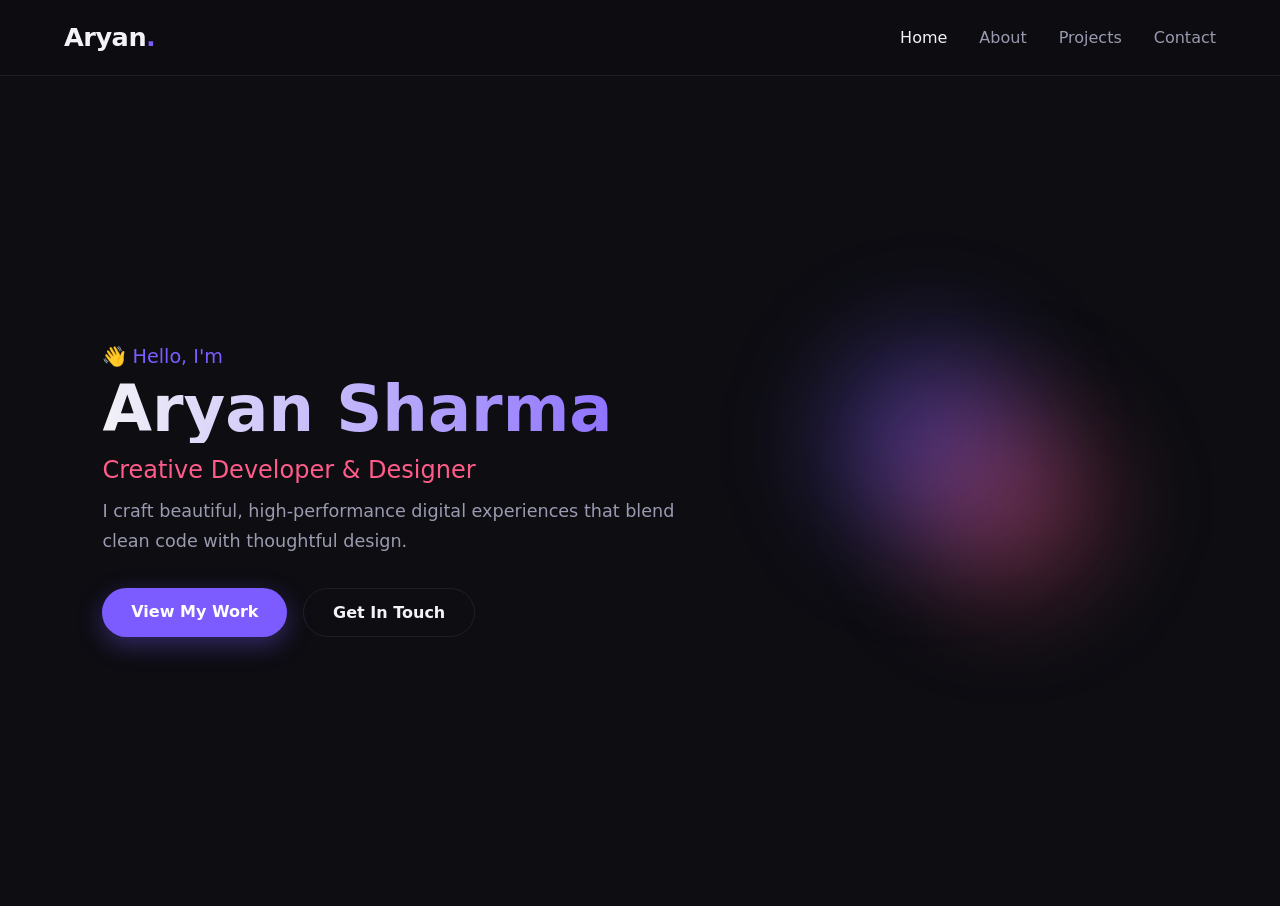
<file: index.html>
<!DOCTYPE html>
<html lang="en">
<head>
  <meta charset="UTF-8" />
  <meta name="viewport" content="width=device-width, initial-scale=1.0" />
  <title>Aryan Sharma — Portfolio</title>
  <link rel="stylesheet" href="css/style.css" />
  <link rel="stylesheet" href="css/animations.css" />
  <link rel="stylesheet" href="css/responsive.css" />
</head>
<body>
  <nav class="navbar">
    <a href="index.html" class="logo">Aryan<span>.</span></a>
    <ul class="nav-links">
      <li><a href="index.html" class="active">Home</a></li>
      <li><a href="about.html">About</a></li>
      <li><a href="projects.html">Projects</a></li>
      <li><a href="contact.html">Contact</a></li>
    </ul>
    <div class="hamburger" id="hamburger">
      <span></span><span></span><span></span>
    </div>
  </nav>

  <section class="hero">
    <div class="hero-content">
      <p class="hero-greeting reveal">👋 Hello, I'm</p>
      <h1 class="hero-name reveal">Aryan Sharma</h1>
      <p class="hero-tagline reveal">Creative Developer &amp; Designer</p>
      <p class="hero-desc reveal">
        I craft beautiful, high-performance digital experiences that blend clean code with thoughtful design.
      </p>
      <div class="hero-cta reveal">
        <a href="projects.html" class="btn btn-primary">View My Work</a>
        <a href="contact.html" class="btn btn-outline">Get In Touch</a>
      </div>
    </div>
    <div class="hero-visual reveal">
      <div class="orb"></div>
      <div class="orb orb-2"></div>
    </div>
  </section>

  <script src="js/main.js"></script>
  <script src="js/animations.js"></script>
</body>
</html>
</file>
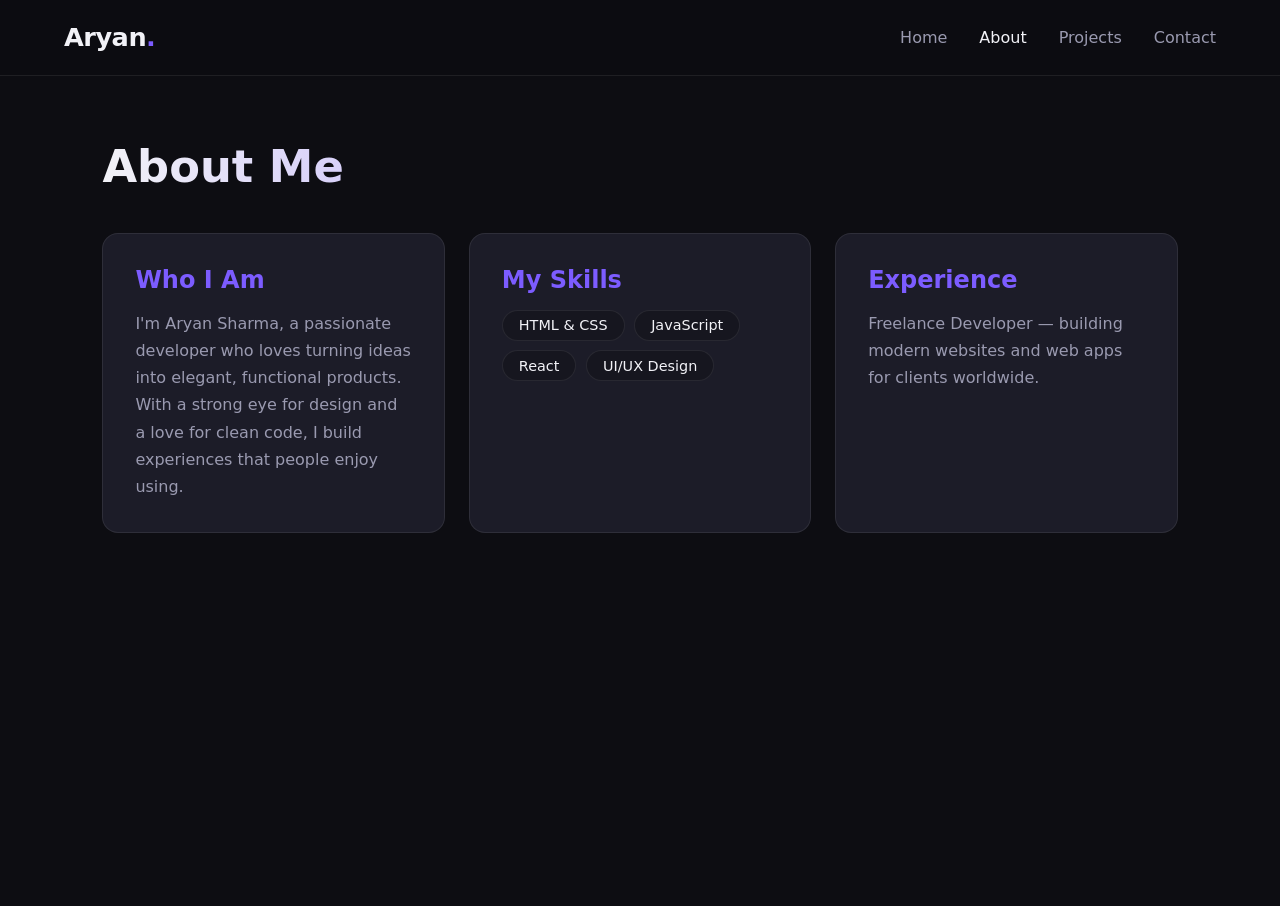
<file: about.html>
<!DOCTYPE html>
<html lang="en">
<head>
  <meta charset="UTF-8" />
  <meta name="viewport" content="width=device-width, initial-scale=1.0" />
  <title>About — Aryan Sharma</title>
  <link rel="stylesheet" href="css/style.css" />
  <link rel="stylesheet" href="css/animations.css" />
  <link rel="stylesheet" href="css/responsive.css" />
</head>
<body>
  <nav class="navbar">
    <a href="index.html" class="logo">Aryan<span>.</span></a>
    <ul class="nav-links">
      <li><a href="index.html">Home</a></li>
      <li><a href="about.html" class="active">About</a></li>
      <li><a href="projects.html">Projects</a></li>
      <li><a href="contact.html">Contact</a></li>
    </ul>
    <div class="hamburger" id="hamburger">
      <span></span><span></span><span></span>
    </div>
  </nav>

  <section class="page about-page">
    <h1 class="page-title reveal">About Me</h1>
    <div class="about-grid">
      <div class="about-card reveal">
        <h2>Who I Am</h2>
        <p>
          I'm Aryan Sharma, a passionate developer who loves turning ideas into elegant, functional products.
          With a strong eye for design and a love for clean code, I build experiences that people enjoy using.
        </p>
      </div>
      <div class="about-card reveal">
        <h2>My Skills</h2>
        <ul class="skills">
          <li>HTML &amp; CSS</li>
          <li>JavaScript</li>
          <li>React</li>
          <li>UI/UX Design</li>
        </ul>
      </div>
      <div class="about-card reveal">
        <h2>Experience</h2>
        <p>Freelance Developer — building modern websites and web apps for clients worldwide.</p>
      </div>
    </div>
  </section>

  <script src="js/main.js"></script>
  <script src="js/animations.js"></script>
</body>
</html>
</file>
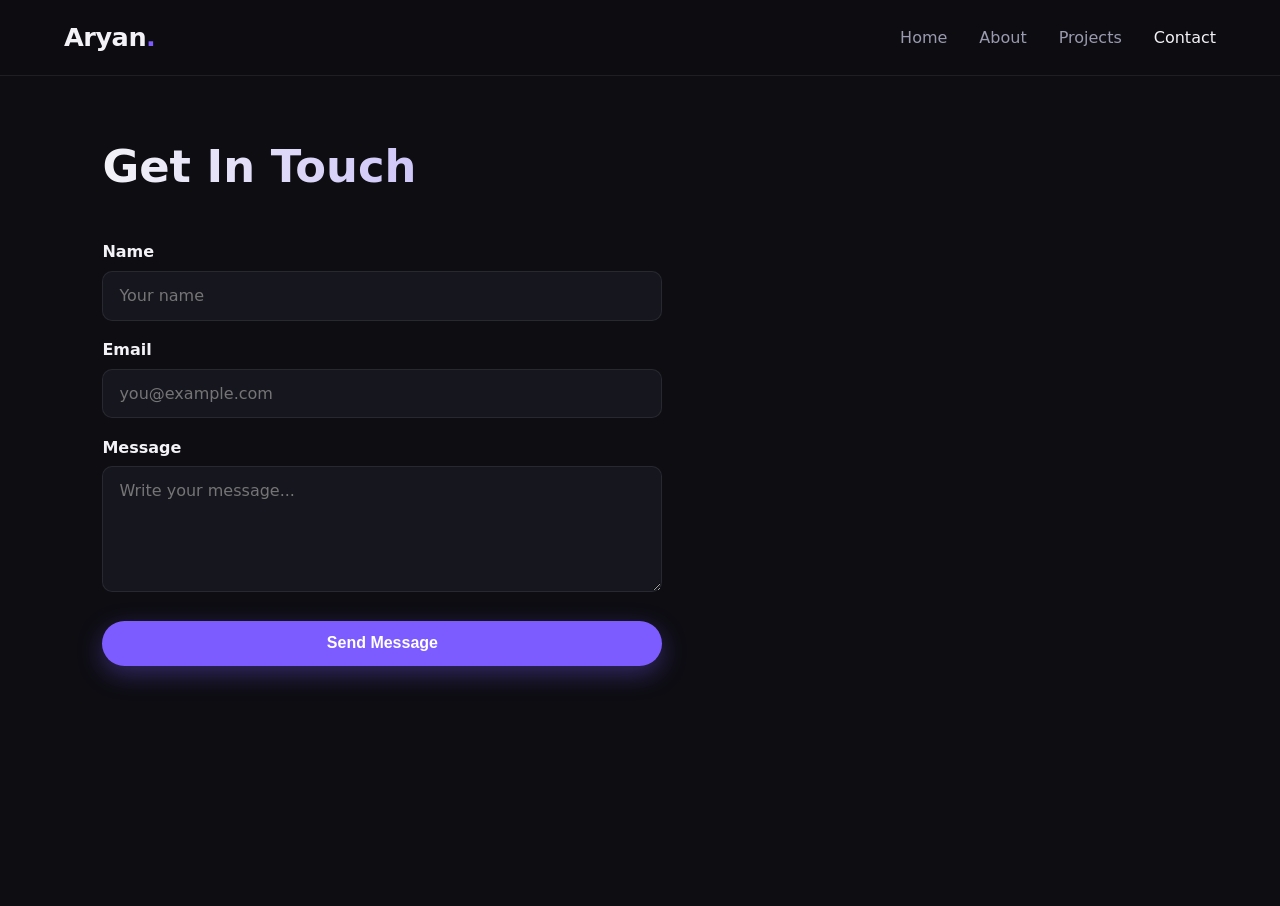
<file: contact.html>
<!DOCTYPE html>
<html lang="en">
<head>
  <meta charset="UTF-8" />
  <meta name="viewport" content="width=device-width, initial-scale=1.0" />
  <title>Contact — Aryan Sharma</title>
  <link rel="stylesheet" href="css/style.css" />
  <link rel="stylesheet" href="css/animations.css" />
  <link rel="stylesheet" href="css/responsive.css" />
</head>
<body>
  <nav class="navbar">
    <a href="index.html" class="logo">Aryan<span>.</span></a>
    <ul class="nav-links">
      <li><a href="index.html">Home</a></li>
      <li><a href="about.html">About</a></li>
      <li><a href="projects.html">Projects</a></li>
      <li><a href="contact.html" class="active">Contact</a></li>
    </ul>
    <div class="hamburger" id="hamburger">
      <span></span><span></span><span></span>
    </div>
  </nav>

  <section class="page contact-page">
    <h1 class="page-title reveal">Get In Touch</h1>
    <form class="contact-form reveal" id="contactForm">
      <label for="name">Name</label>
      <input type="text" id="name" name="name" placeholder="Your name" required />

      <label for="email">Email</label>
      <input type="email" id="email" name="email" placeholder="you@example.com" required />

      <label for="message">Message</label>
      <textarea id="message" name="message" rows="5" placeholder="Write your message..." required></textarea>

      <button type="submit" class="btn btn-primary">Send Message</button>
      <p class="form-status" id="formStatus"></p>
    </form>
  </section>

  <script src="js/main.js"></script>
  <script src="js/animations.js"></script>
</body>
</html>
</file>
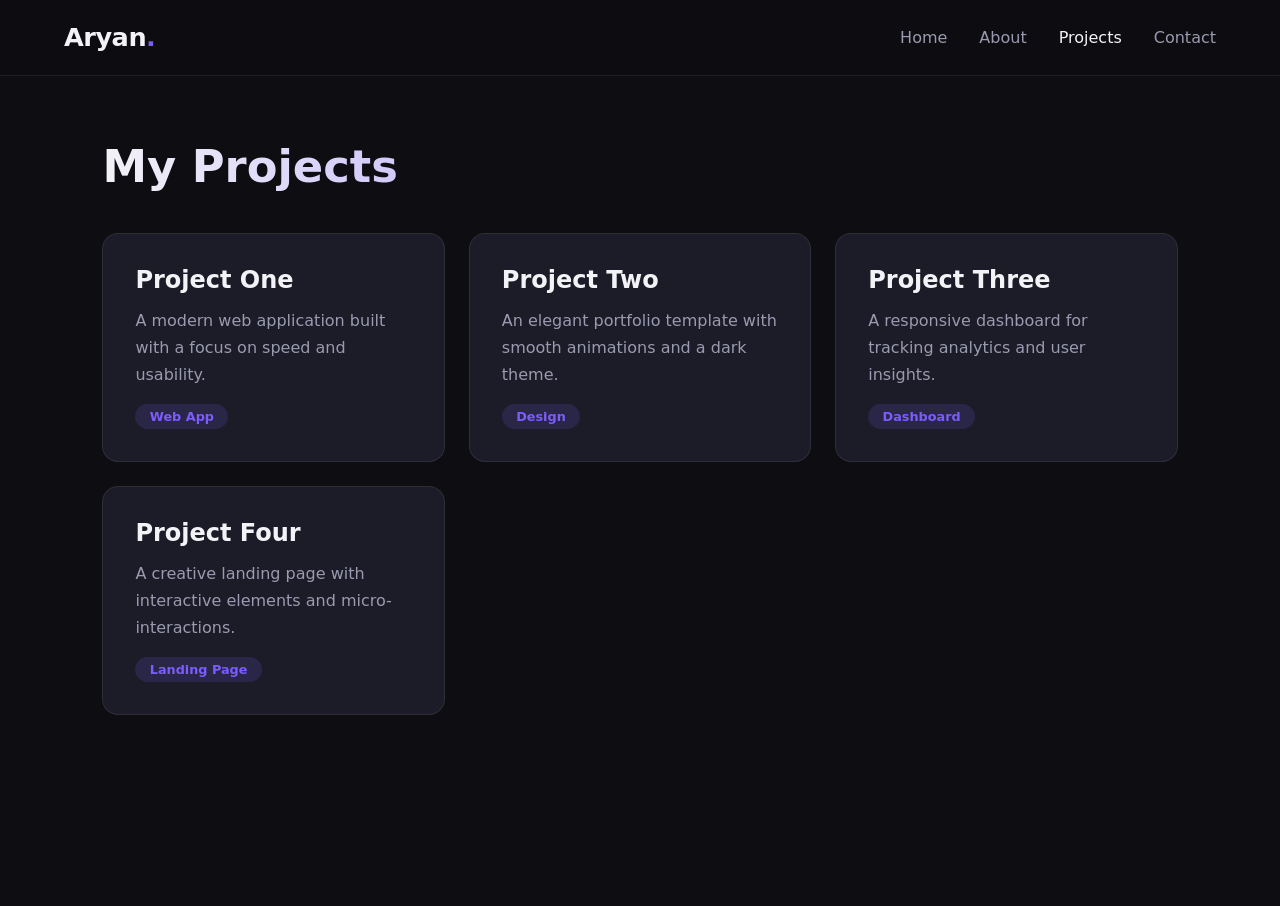
<file: projects.html>
<!DOCTYPE html>
<html lang="en">
<head>
  <meta charset="UTF-8" />
  <meta name="viewport" content="width=device-width, initial-scale=1.0" />
  <title>Projects — Aryan Sharma</title>
  <link rel="stylesheet" href="css/style.css" />
  <link rel="stylesheet" href="css/animations.css" />
  <link rel="stylesheet" href="css/responsive.css" />
</head>
<body>
  <nav class="navbar">
    <a href="index.html" class="logo">Aryan<span>.</span></a>
    <ul class="nav-links">
      <li><a href="index.html">Home</a></li>
      <li><a href="about.html">About</a></li>
      <li><a href="projects.html" class="active">Projects</a></li>
      <li><a href="contact.html">Contact</a></li>
    </ul>
    <div class="hamburger" id="hamburger">
      <span></span><span></span><span></span>
    </div>
  </nav>

  <section class="page projects-page">
    <h1 class="page-title reveal">My Projects</h1>
    <div class="projects-grid">
      <article class="project-card reveal">
        <h2>Project One</h2>
        <p>A modern web application built with a focus on speed and usability.</p>
        <span class="tag">Web App</span>
      </article>
      <article class="project-card reveal">
        <h2>Project Two</h2>
        <p>An elegant portfolio template with smooth animations and a dark theme.</p>
        <span class="tag">Design</span>
      </article>
      <article class="project-card reveal">
        <h2>Project Three</h2>
        <p>A responsive dashboard for tracking analytics and user insights.</p>
        <span class="tag">Dashboard</span>
      </article>
      <article class="project-card reveal">
        <h2>Project Four</h2>
        <p>A creative landing page with interactive elements and micro-interactions.</p>
        <span class="tag">Landing Page</span>
      </article>
    </div>
  </section>

  <script src="js/main.js"></script>
  <script src="js/animations.js"></script>
</body>
</html>
</file>
<file: css/style.css>
:root {
  --bg: #0d0d12;
  --bg-soft: #16161f;
  --card: #1c1c28;
  --text: #f2f2f7;
  --muted: #9a9ab0;
  --accent: #7c5cff;
  --accent-2: #ff5c8a;
  --border: rgba(255, 255, 255, 0.08);
}

* {
  margin: 0;
  padding: 0;
  box-sizing: border-box;
}

body {
  font-family: 'Segoe UI', system-ui, -apple-system, sans-serif;
  background: var(--bg);
  color: var(--text);
  min-height: 100vh;
  overflow-x: hidden;
}

a {
  color: inherit;
  text-decoration: none;
}

/* Navbar */
.navbar {
  display: flex;
  align-items: center;
  justify-content: space-between;
  padding: 1.4rem 5%;
  position: sticky;
  top: 0;
  z-index: 50;
  backdrop-filter: blur(12px);
  background: rgba(13, 13, 18, 0.7);
  border-bottom: 1px solid var(--border);
}

.logo {
  font-size: 1.6rem;
  font-weight: 800;
  letter-spacing: -0.5px;
}

.logo span {
  color: var(--accent);
}

.nav-links {
  display: flex;
  gap: 2rem;
  list-style: none;
}

.nav-links a {
  color: var(--muted);
  font-weight: 500;
  transition: color 0.3s;
}

.nav-links a:hover,
.nav-links a.active {
  color: var(--text);
}

/* Hamburger */
.hamburger {
  display: none;
  flex-direction: column;
  gap: 5px;
  cursor: pointer;
}

.hamburger span {
  width: 26px;
  height: 2px;
  background: var(--text);
  transition: 0.3s;
}

/* Hero */
.hero {
  min-height: calc(100vh - 70px);
  display: flex;
  align-items: center;
  justify-content: space-between;
  padding: 0 8%;
  position: relative;
  overflow: hidden;
}

.hero-content {
  max-width: 600px;
  z-index: 2;
}

.hero-greeting {
  color: var(--accent);
  font-size: 1.2rem;
  margin-bottom: 0.5rem;
}

.hero-name {
  font-size: 4rem;
  font-weight: 800;
  line-height: 1.05;
  background: linear-gradient(90deg, var(--text), var(--accent));
  -webkit-background-clip: text;
  background-clip: text;
  -webkit-text-fill-color: transparent;
}

.hero-tagline {
  font-size: 1.5rem;
  color: var(--accent-2);
  margin: 0.8rem 0;
}

.hero-desc {
  color: var(--muted);
  font-size: 1.1rem;
  line-height: 1.7;
  margin-bottom: 2rem;
}

.hero-cta {
  display: flex;
  gap: 1rem;
  flex-wrap: wrap;
}

/* Buttons */
.btn {
  display: inline-block;
  padding: 0.85rem 1.8rem;
  border-radius: 50px;
  font-weight: 600;
  transition: transform 0.3s, box-shadow 0.3s;
}

.btn-primary {
  background: var(--accent);
  color: #fff;
  box-shadow: 0 8px 24px rgba(124, 92, 255, 0.35);
}

.btn-primary:hover {
  transform: translateY(-3px);
  box-shadow: 0 12px 30px rgba(124, 92, 255, 0.5);
}

.btn-outline {
  border: 1px solid var(--border);
  color: var(--text);
}

.btn-outline:hover {
  border-color: var(--accent);
  transform: translateY(-3px);
}

/* Orbs */
.hero-visual {
  position: relative;
  width: 400px;
  height: 400px;
  z-index: 1;
}

.orb {
  position: absolute;
  width: 300px;
  height: 300px;
  border-radius: 50%;
  background: radial-gradient(circle, rgba(124, 92, 255, 0.5), transparent 70%);
  filter: blur(40px);
  animation: float 6s ease-in-out infinite;
}

.orb-2 {
  background: radial-gradient(circle, rgba(255, 92, 138, 0.4), transparent 70%);
  top: 60px;
  left: 80px;
  animation-delay: -3s;
}

/* Pages */
.page {
  padding: 4rem 8%;
  min-height: calc(100vh - 70px);
}

.page-title {
  font-size: 2.8rem;
  font-weight: 800;
  margin-bottom: 2.5rem;
  background: linear-gradient(90deg, var(--text), var(--accent));
  -webkit-background-clip: text;
  background-clip: text;
  -webkit-text-fill-color: transparent;
}

/* About */
.about-grid {
  display: grid;
  grid-template-columns: repeat(auto-fit, minmax(260px, 1fr));
  gap: 1.5rem;
}

.about-card {
  background: var(--card);
  border: 1px solid var(--border);
  border-radius: 16px;
  padding: 2rem;
  transition: transform 0.3s, border-color 0.3s;
}

.about-card:hover {
  transform: translateY(-5px);
  border-color: var(--accent);
}

.about-card h2 {
  margin-bottom: 1rem;
  color: var(--accent);
}

.about-card p {
  color: var(--muted);
  line-height: 1.7;
}

.skills {
  list-style: none;
  display: flex;
  flex-wrap: wrap;
  gap: 0.6rem;
}

.skills li {
  background: var(--bg-soft);
  border: 1px solid var(--border);
  padding: 0.4rem 1rem;
  border-radius: 50px;
  font-size: 0.9rem;
}

/* Projects */
.projects-grid {
  display: grid;
  grid-template-columns: repeat(auto-fit, minmax(280px, 1fr));
  gap: 1.5rem;
}

.project-card {
  background: var(--card);
  border: 1px solid var(--border);
  border-radius: 16px;
  padding: 2rem;
  transition: transform 0.3s, border-color 0.3s;
}

.project-card:hover {
  transform: translateY(-5px);
  border-color: var(--accent-2);
}

.project-card h2 {
  margin-bottom: 0.8rem;
}

.project-card p {
  color: var(--muted);
  line-height: 1.7;
  margin-bottom: 1rem;
}

.tag {
  display: inline-block;
  background: rgba(124, 92, 255, 0.15);
  color: var(--accent);
  padding: 0.3rem 0.9rem;
  border-radius: 50px;
  font-size: 0.8rem;
  font-weight: 600;
}

/* Contact */
.contact-form {
  max-width: 560px;
  display: flex;
  flex-direction: column;
  gap: 0.6rem;
}

.contact-form label {
  font-weight: 600;
  margin-top: 0.6rem;
}

.contact-form input,
.contact-form textarea {
  background: var(--bg-soft);
  border: 1px solid var(--border);
  border-radius: 10px;
  padding: 0.9rem 1rem;
  color: var(--text);
  font-size: 1rem;
  font-family: inherit;
  transition: border-color 0.3s;
}

.contact-form input:focus,
.contact-form textarea:focus {
  outline: none;
  border-color: var(--accent);
}

.contact-form .btn {
  margin-top: 1.2rem;
  cursor: pointer;
  border: none;
  font-size: 1rem;
}

.form-status {
  color: var(--accent);
  font-weight: 600;
  min-height: 1.4rem;
}
</file>
<file: css/animations.css>
/* Keyframe animations */
@keyframes float {
  0%, 100% { transform: translateY(0); }
  50% { transform: translateY(-25px); }
}

@keyframes fadeUp {
  from {
    opacity: 0;
    transform: translateY(30px);
  }
  to {
    opacity: 1;
    transform: translateY(0);
  }
}

/* Reveal-on-scroll base state */
.reveal {
  opacity: 0;
  transform: translateY(30px);
  transition: opacity 0.7s ease, transform 0.7s ease;
}

.reveal.visible {
  opacity: 1;
  transform: translateY(0);
}

/* Staggered delays */
.reveal:nth-child(2) { transition-delay: 0.1s; }
.reveal:nth-child(3) { transition-delay: 0.2s; }
.reveal:nth-child(4) { transition-delay: 0.3s; }
.reveal:nth-child(5) { transition-delay: 0.4s; }

/* Hero entrance animation */
.hero-name {
  animation: fadeUp 0.9s ease forwards;
}

.hero-greeting {
  animation: fadeUp 0.9s ease 0.15s forwards;
  opacity: 0;
}

.hero-tagline {
  animation: fadeUp 0.9s ease 0.3s forwards;
  opacity: 0;
}

.hero-desc {
  animation: fadeUp 0.9s ease 0.45s forwards;
  opacity: 0;
}

.hero-cta {
  animation: fadeUp 0.9s ease 0.6s forwards;
  opacity: 0;
}
</file>
<file: css/responsive.css>
/* Responsive styles */
@media (max-width: 900px) {
  .hero {
    flex-direction: column;
    justify-content: center;
    text-align: center;
    gap: 2rem;
    padding: 3rem 5%;
  }

  .hero-name {
    font-size: 3rem;
  }

  .hero-cta {
    justify-content: center;
  }

  .hero-visual {
    width: 260px;
    height: 260px;
  }

  .orb {
    width: 200px;
    height: 200px;
  }
}

@media (max-width: 640px) {
  .nav-links {
    position: absolute;
    top: 70px;
    left: 0;
    right: 0;
    flex-direction: column;
    background: var(--bg-soft);
    padding: 1.5rem 5%;
    gap: 1.2rem;
    display: none;
    border-bottom: 1px solid var(--border);
  }

  .nav-links.open {
    display: flex;
  }

  .hamburger {
    display: flex;
  }

  .hero-name {
    font-size: 2.4rem;
  }

  .page {
    padding: 2.5rem 5%;
  }

  .page-title {
    font-size: 2.2rem;
  }
}
</file>
